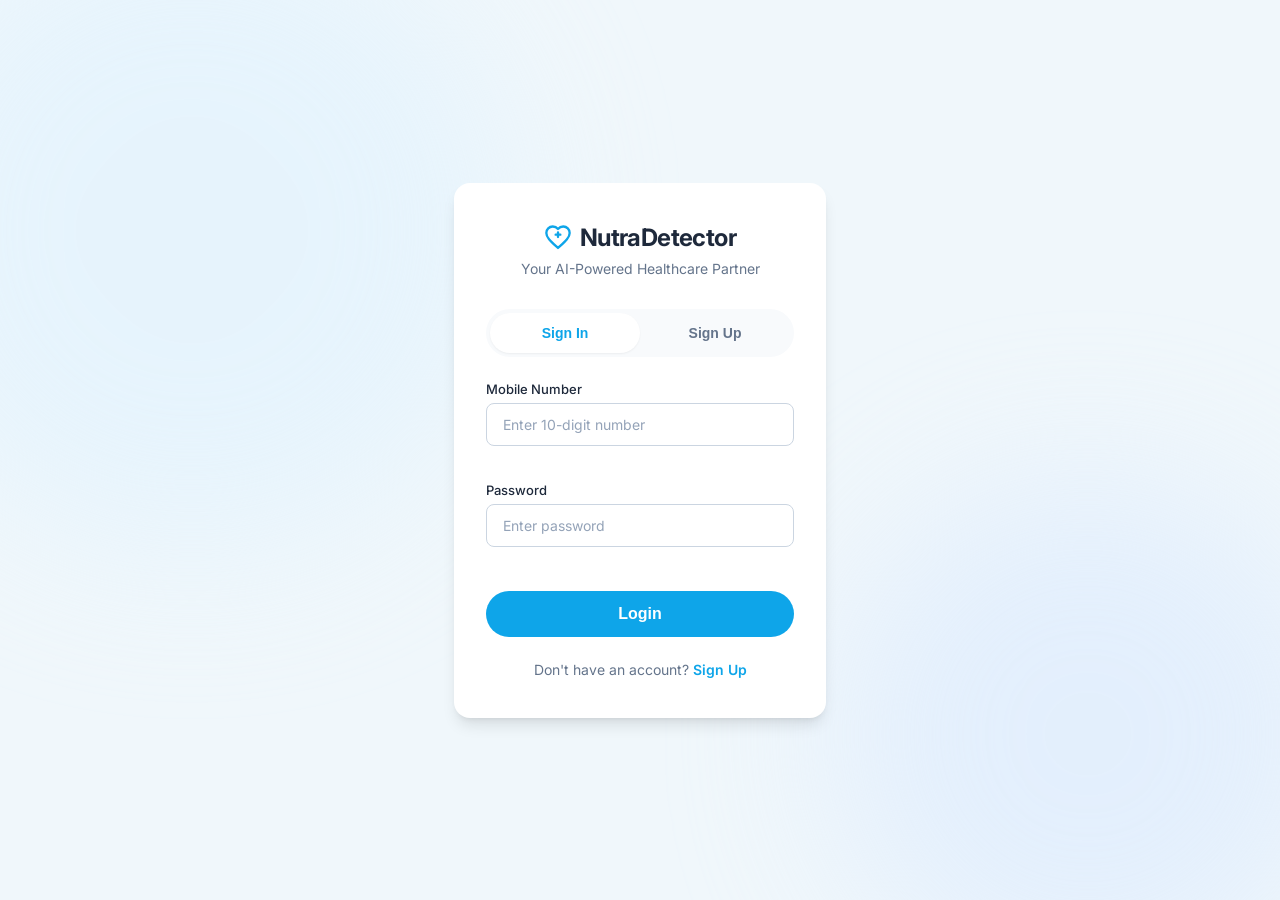
<file: index.html>
<!DOCTYPE html>
<html lang="en">
<head>
    <meta charset="UTF-8">
    <meta name="viewport" content="width=device-width, initial-scale=1.0">
    <title>NutraDetector | Healthcare Login</title>
    <meta name="description" content="NutriDetector Healthcare Portal Login">
    <link rel="preconnect" href="https://fonts.googleapis.com">
    <link rel="preconnect" href="https://fonts.gstatic.com" crossorigin>
    <link href="https://fonts.googleapis.com/css2?family=Inter:wght@300;400;500;600;700&display=swap" rel="stylesheet">
    <link rel="stylesheet" href="style.css">
</head>
<body>
    <div class="background-decor"></div>
    <main class="page-container">
        
        <div class="auth-card">
            <header class="card-header">
                <div class="logo">
                    <svg class="logo-icon" viewBox="0 0 24 24" fill="none" stroke="currentColor" stroke-width="2">
                        <path stroke-linecap="round" stroke-linejoin="round" d="M12 21.35l-1.45-1.32C5.4 15.36 2 12.28 2 8.5 2 5.42 4.42 3 7.5 3c1.74 0 3.41.81 4.5 2.09C13.09 3.81 14.76 3 16.5 3 19.58 3 22 5.42 22 8.5c0 3.78-3.4 6.86-8.55 11.54L12 21.35z" />
                        <path stroke-linecap="round" stroke-linejoin="round" d="M12 8v4M10 10h4" />
                    </svg>
                    <h1>NutraDetector</h1>
                </div>
                <p class="subtitle">Your AI-Powered Healthcare Partner</p>
            </header>

            <div class="tabs">
                <div class="tab-indicator" id="tabIndicator"></div>
                <button class="tab-btn active" id="tabSignIn">Sign In</button>
                <button class="tab-btn" id="tabSignUp">Sign Up</button>
            </div>

            <div class="forms-container">
                <!-- SIGN IN FORM -->
                <form id="signInForm" class="form-pane active">
                    <div class="input-group">
                        <label for="si-mobile">Mobile Number</label>
                        <input type="tel" id="si-mobile" name="mobile" placeholder="Enter 10-digit number" required>
                        <span class="error-msg" id="si-mobile-err"></span>
                    </div>

                    <div class="input-group">
                        <label for="si-password">Password</label>
                        <input type="password" id="si-password" name="password" placeholder="Enter password" required>
                        <span class="error-msg" id="si-password-err"></span>
                    </div>

                    <button type="submit" class="submit-btn">Login</button>

                    <div class="switch-prompt">
                        Don't have an account? <a href="#" id="linkToSignUp">Sign Up</a>
                    </div>
                </form>

                <!-- SIGN UP FORM -->
                <form id="signUpForm" class="form-pane">
                    <div class="input-group">
                        <label for="su-name">Full Name</label>
                        <input type="text" id="su-name" name="name" placeholder="John Doe" required>
                    </div>

                    <div class="row">
                        <div class="input-group half">
                            <label for="su-age">Age</label>
                            <input type="number" id="su-age" name="age" placeholder="Age" min="0" max="150" required>
                        </div>
                        <div class="input-group half">
                            <label for="su-gender">Gender</label>
                            <select id="su-gender" name="gender" required>
                                <option value="" disabled selected>Select</option>
                                <option value="male">Male</option>
                                <option value="female">Female</option>
                                <option value="other">Other</option>
                            </select>
                        </div>
                    </div>

                    <div class="input-group">
                        <label for="su-mobile">Mobile Number</label>
                        <input type="tel" id="su-mobile" name="mobile" placeholder="10-digit number" required>
                        <span class="error-msg" id="su-mobile-err"></span>
                    </div>

                    <div class="input-group">
                        <label for="su-password">Password</label>
                        <input type="password" id="su-password" name="password" placeholder="Min 6 characters" required>
                        <span class="error-msg" id="su-password-err"></span>
                    </div>

                    <div class="input-group">
                        <label for="su-confirm-password">Confirm Password</label>
                        <input type="password" id="su-confirm-password" name="confirmPassword" placeholder="Repeat password" required>
                        <span class="error-msg" id="su-confirm-err"></span>
                    </div>

                    <button type="submit" class="submit-btn" id="registerBtn">Register</button>

                    <div class="switch-prompt">
                        Already have an account? <a href="#" id="linkToSignIn">Sign In</a>
                    </div>
                </form>
            </div>
        </div>
    </main>

    <script src="script.js"></script>
</body>
</html>
</file>
<file: style.css>
:root {
  /* Color Palette - Soft Medical Blues */
  --bg-color: #f0f7fb;
  --card-bg: #ffffff;
  --primary: #0ea5e9;
  --primary-hover: #0284c7;
  --primary-light: #e0f2fe;
  
  --text-dark: #1e293b;
  --text-muted: #64748b;
  --border-color: #cbd5e1;
  --input-bg: #f8fafc;
  
  --error: #ef4444;
  --success: #22c55e;
  
  --shadow-sm: 0 1px 2px 0 rgb(0 0 0 / 0.05);
  --shadow-md: 0 4px 6px -1px rgb(0 0 0 / 0.1), 0 2px 4px -2px rgb(0 0 0 / 0.1);
  --shadow-lg: 0 10px 15px -3px rgb(0 0 0 / 0.1), 0 4px 6px -4px rgb(0 0 0 / 0.1);
  
  --radius-md: 0.5rem;
  --radius-lg: 1rem;
  --radius-full: 9999px;
  
  --transition: all 0.3s cubic-bezier(0.4, 0, 0.2, 1);
}

* {
  margin: 0;
  padding: 0;
  box-sizing: border-box;
}

body {
  font-family: 'Inter', sans-serif;
  background-color: var(--bg-color);
  color: var(--text-dark);
  min-height: 100vh;
  display: flex;
  align-items: center;
  justify-content: center;
  position: relative;
  overflow-x: hidden;
}

/* Abstract Background Shapes */
.background-decor {
  position: absolute;
  top: 0;
  left: 0;
  width: 100%;
  height: 100%;
  overflow: hidden;
  z-index: -1;
  pointer-events: none;
}

.background-decor::before, 
.background-decor::after {
  content: "";
  position: absolute;
  border-radius: 50%;
  filter: blur(80px);
  opacity: 0.6;
}

.background-decor::before {
  top: -10%;
  left: -10%;
  width: 50vw;
  height: 50vw;
  background-color: var(--primary-light);
}

.background-decor::after {
  bottom: -10%;
  right: -5%;
  width: 40vw;
  height: 40vw;
  background-color: #dbeafe;
}

.page-container {
  width: 100%;
  max-width: 420px;
  padding: 1.5rem;
}

.auth-card {
  background-color: var(--card-bg);
  border-radius: var(--radius-lg);
  box-shadow: var(--shadow-lg);
  padding: 2.5rem 2rem;
  width: 100%;
  position: relative;
  overflow: hidden;
}

/* Header & Logo */
.card-header {
  text-align: center;
  margin-bottom: 2rem;
}

.logo {
  display: flex;
  align-items: center;
  justify-content: center;
  gap: 0.5rem;
  color: var(--primary);
  margin-bottom: 0.5rem;
}

.logo-icon {
  width: 28px;
  height: 28px;
}

.logo h1 {
  font-size: 1.5rem;
  font-weight: 700;
  letter-spacing: -0.025em;
  color: var(--text-dark);
}

.subtitle {
  font-size: 0.875rem;
  color: var(--text-muted);
}

/* Tabs */
.tabs {
  display: flex;
  position: relative;
  background-color: var(--input-bg);
  border-radius: var(--radius-full);
  padding: 0.25rem;
  margin-bottom: 1.5rem;
}

.tab-btn {
  flex: 1;
  background: transparent;
  border: none;
  padding: 0.75rem 1rem;
  font-size: 0.875rem;
  font-weight: 600;
  color: var(--text-muted);
  cursor: pointer;
  z-index: 1;
  transition: var(--transition);
  border-radius: var(--radius-full);
}

.tab-btn.active {
  color: var(--primary);
}

.tab-indicator {
  position: absolute;
  top: 0.25rem;
  bottom: 0.25rem;
  left: 0.25rem;
  width: calc(50% - 0.25rem);
  background-color: var(--card-bg);
  border-radius: var(--radius-full);
  box-shadow: var(--shadow-sm);
  transition: transform 0.3s cubic-bezier(0.4, 0, 0.2, 1);
  z-index: 0;
}

/* Tab indicator moves to right when Sign Up is active */
.tabs[data-active="signup"] .tab-indicator {
  transform: translateX(100%);
}

/* Forms */
.forms-container {
  position: relative;
  min-height: 280px; 
}

.form-pane {
  position: absolute;
  top: 0;
  left: 0;
  width: 100%;
  opacity: 0;
  pointer-events: none;
  transform: translateX(20px);
  transition: opacity 0.3s ease, transform 0.3s ease;
}

.form-pane.active {
  position: relative;
  opacity: 1;
  pointer-events: all;
  transform: translateX(0);
}

.form-pane:not(.active) {
  /* Exit state */
  transform: translateX(-20px);
}

/* Input Fields */
.input-group {
  margin-bottom: 1rem;
  display: flex;
  flex-direction: column;
}

.row {
  display: flex;
  gap: 1rem;
}

.half {
  flex: 1;
}

.input-group label {
  font-size: 0.8125rem;
  font-weight: 500;
  color: var(--text-dark);
  margin-bottom: 0.375rem;
}

.input-group input,
.input-group select {
  width: 100%;
  padding: 0.75rem 1rem;
  background-color: var(--card-bg);
  border: 1px solid var(--border-color);
  border-radius: var(--radius-md);
  font-size: 0.875rem;
  color: var(--text-dark);
  transition: var(--transition);
  outline: none;
  font-family: inherit;
}

.input-group input:focus,
.input-group select:focus {
  border-color: var(--primary);
  box-shadow: 0 0 0 3px var(--primary-light);
}

.input-group input::placeholder {
  color: #94a3b8;
}

.input-group input:invalid:focus {
  /* Prevent browser default invalid styling if using custom js */
  box-shadow: 0 0 0 3px rgba(239, 68, 68, 0.2);
  border-color: var(--error);
}

.error-msg {
  color: var(--error);
  font-size: 0.75rem;
  margin-top: 0.25rem;
  min-height: 1rem;
  display: block;
}

/* Buttons */
.submit-btn {
  width: 100%;
  background-color: var(--primary);
  color: white;
  border: none;
  border-radius: var(--radius-full);
  padding: 0.875rem;
  font-size: 1rem;
  font-weight: 600;
  cursor: pointer;
  transition: var(--transition);
  margin-top: 0.5rem;
}

.submit-btn:hover {
  background-color: var(--primary-hover);
  transform: translateY(-1px);
  box-shadow: var(--shadow-md);
}

.submit-btn:active {
  transform: translateY(0);
}

/* Switch Links */
.switch-prompt {
  text-align: center;
  margin-top: 1.5rem;
  font-size: 0.875rem;
  color: var(--text-muted);
}

.switch-prompt a {
  color: var(--primary);
  text-decoration: none;
  font-weight: 600;
  transition: var(--transition);
}

.switch-prompt a:hover {
  color: var(--primary-hover);
  text-decoration: underline;
}

/* Responsive adjustments */
@media (max-width: 480px) {
  .page-container {
    padding: 1rem;
  }
  
  .auth-card {
    padding: 2rem 1.5rem;
  }
}
</file>
